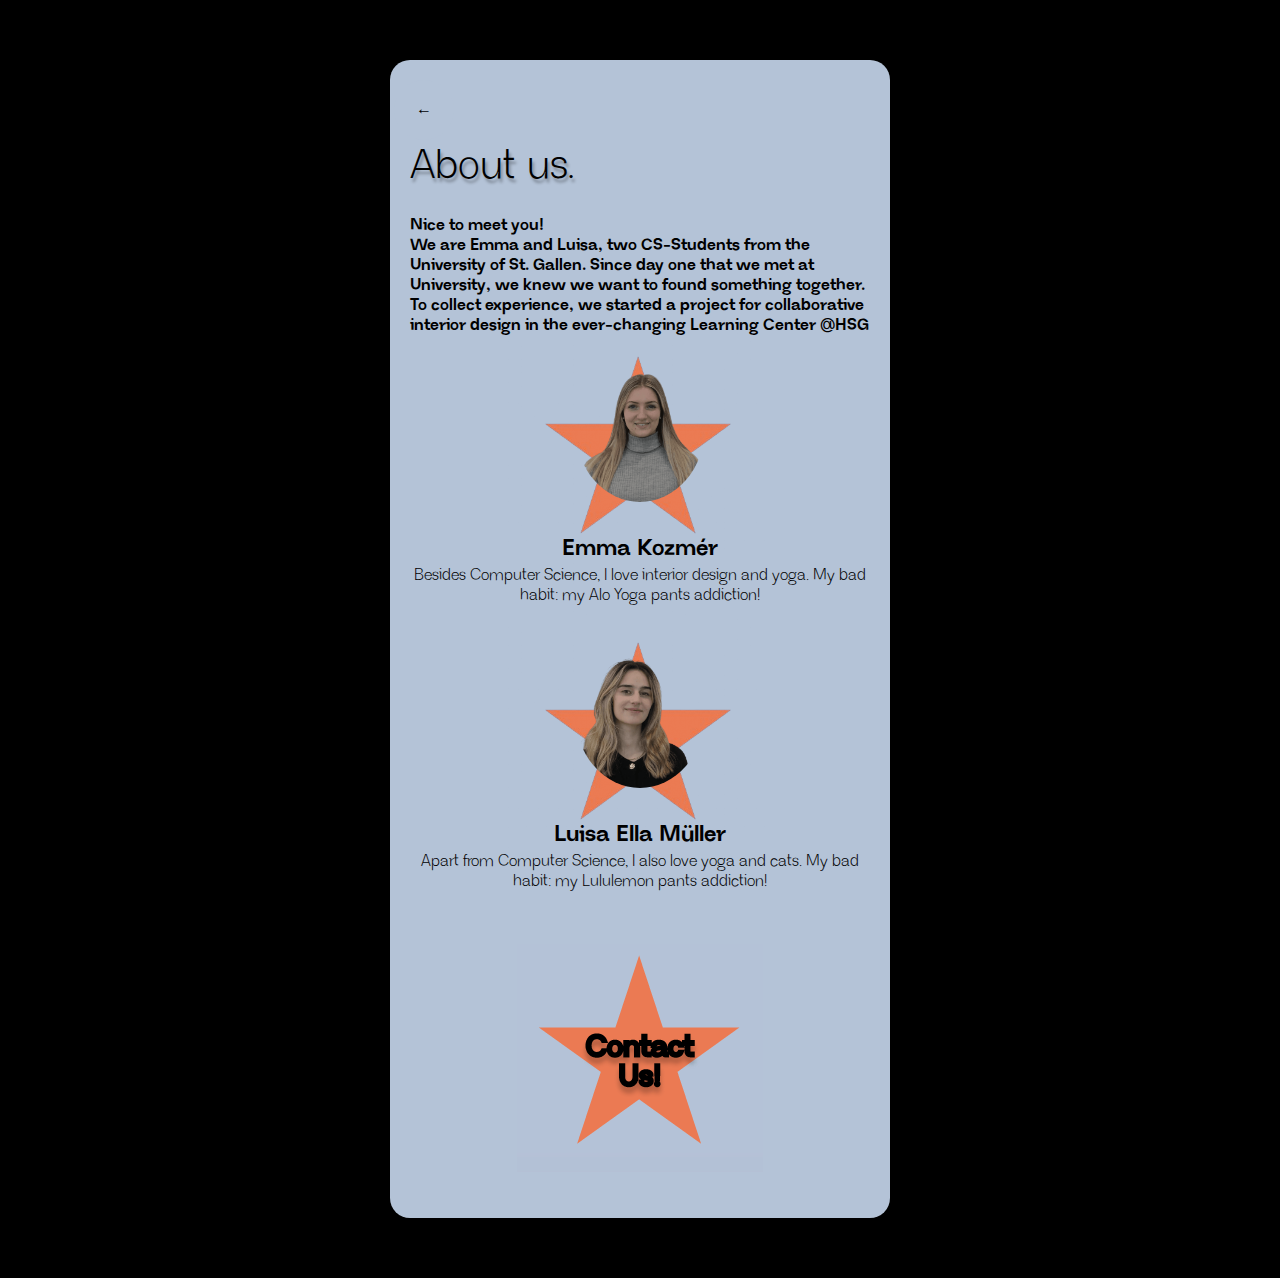
<file: about_us.html>
<!DOCTYPE html>
<html lang="en">
<head>
    <meta charset="UTF-8">
    <meta name="viewport" content="width=device-width, initial-scale=1.0">
    <title>About Us - My Square Space</title>
    <link rel="stylesheet" href="css/styles.css">
</head>
<body>
    <div class="about-us-container">
        <a href="index.html" class="back-button-about-us">&#8592;</a>
        <h1>About us.</h1>
        <p class="intro-text">
            <strong>Nice to meet you!</strong><br>
            We are Emma and Luisa, two CS-Students from the University of St. Gallen. Since day one that we met at University, we knew we want to found something together. To collect experience, we started a project for collaborative interior design in the ever-changing Learning Center @HSG
        </p>
        <div class="team-member">
            <img src="images/emma.png" alt="Emma Kozmér">
            <h2>Emma Kozmér</h2>
            <p>Besides Computer Science, I love interior design and yoga. My bad habit: my Alo Yoga pants addiction!</p>
        </div>
        <div class="team-member">
            <img src="images/luisa.png" alt="Luisa Ella Müller">
            <h2>Luisa Ella Müller</h2>
            <p>Apart from Computer Science, I also love yoga and cats. My bad habit: my Lululemon pants addiction!</p>
        </div>
        <a href="contact_us.html" class="contact-us-button">
            <img src="images/contact_us.png" alt="Contact Us">
        </a>
    </div>
    <script src="js/main.js"></script>
</body>
</html>
</file>
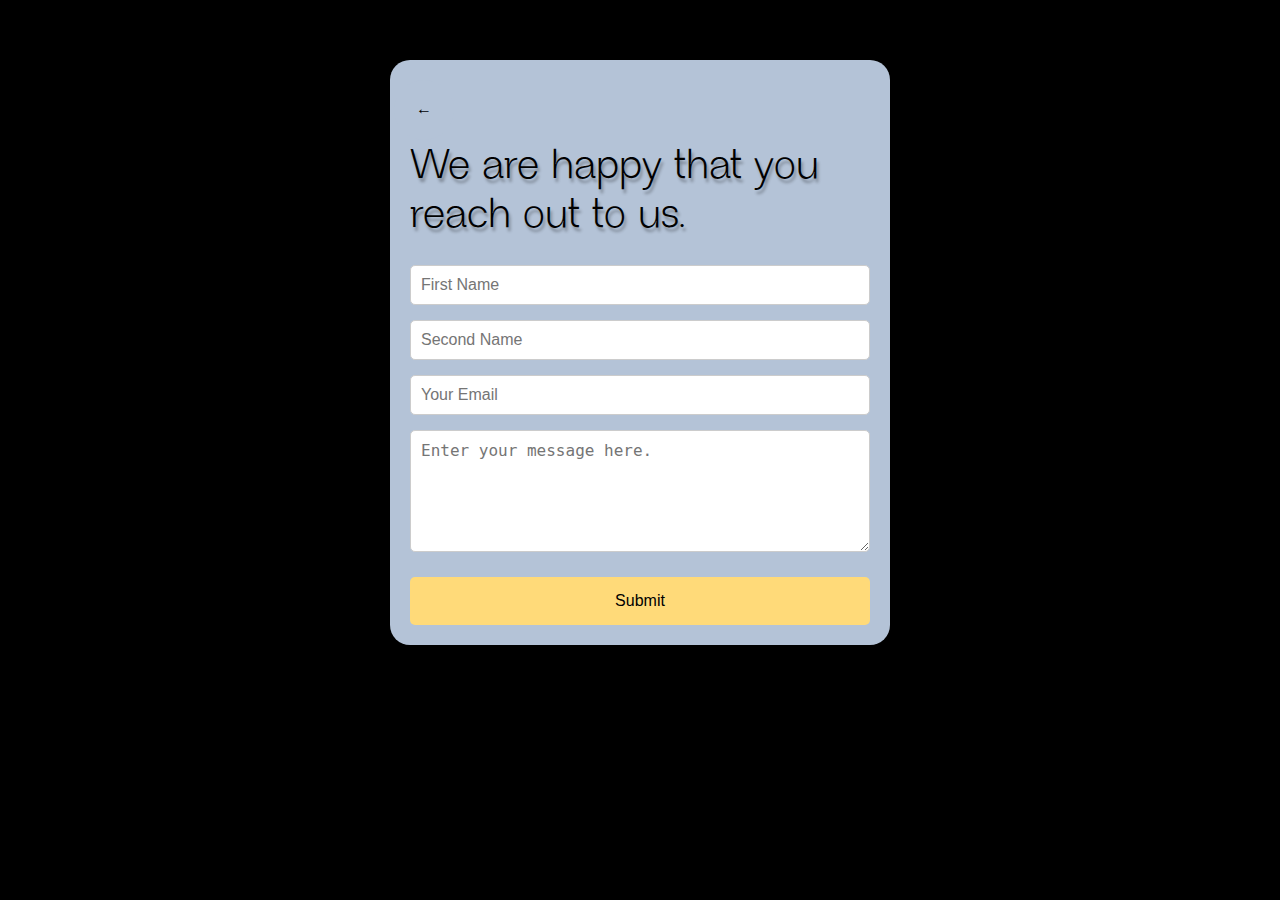
<file: contact_us.html>
<!DOCTYPE html>
<html lang="en">
<head>
    <meta charset="UTF-8">
    <meta name="viewport" content="width=device-width, initial-scale=1.0">
    <title>Contact Us - My Square Space</title>
    <link rel="stylesheet" href="css/styles.css">
</head>
<body>
    <div class="contact-us-container">
        <a href="about_us.html" class="back-button-about-us">&#8592;</a>
        <h1>We are happy that you reach out to us.</h1>
        <form id="contact-form" class="contact-form" action="https://formspree.io/f/xayragkw" method="post">
            <input type="text" id="first-name" name="first_name" placeholder="First Name">
            <input type="text" id="second-name" name="second_name" placeholder="Second Name">
            <input type="email" id="email" name="email" placeholder="Your Email">
            <textarea id="message" name="message" placeholder="Enter your message here."></textarea>
            <button type="submit" class="submit-button">Submit</button>
        </form>
    </div>
    <script src="js/main.js"></script>
    <script>
        document.getElementById("contact-form").addEventListener("submit", function(event) {
            event.preventDefault(); 
            var formData = new FormData(this);

            // Send the form data using AJAX
            var xhr = new XMLHttpRequest();
            xhr.open("POST", "https://formspree.io/f/xayragkw");
            xhr.setRequestHeader("Accept", "application/json");
            xhr.onreadystatechange = function() {
                if (xhr.readyState === XMLHttpRequest.DONE) {
                    if (xhr.status === 200) {
                        window.location.replace("index.html?success=true");
                    } else {
                        console.error('There was a problem with the form submission.');
                    }
                }
            };
            xhr.send(formData);
        });
    </script>
</body>
</html>
</file>
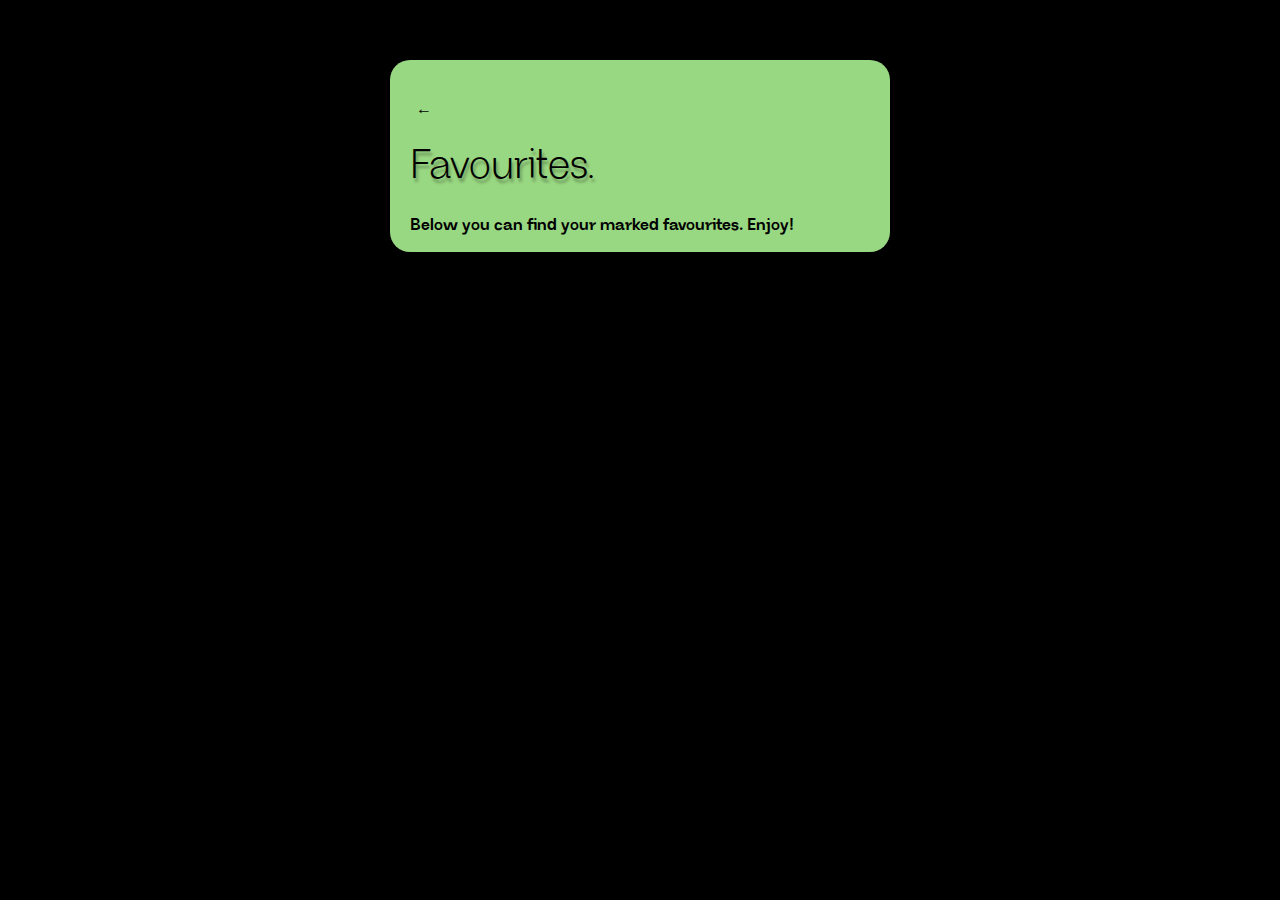
<file: favourites.html>
<!DOCTYPE html>
<html lang="en">
<head>
    <meta charset="UTF-8">
    <meta name="viewport" content="width=device-width, initial-scale=1.0">
    <title>Favourites - My Square Space</title>
    <link rel="stylesheet" href="css/styles.css">
</head>
<body>
    <div class="favourites-container">
        <a href="index.html" class="back-button-favourites">&#8592;</a>
        <h1>Favourites.</h1>
        <p class="intro-text">
            Below you can find your marked favourites. Enjoy!
        </p>
        <div class="gallery-container"></div>
    </div>
    <script src="js/main.js"></script>
    <script>
        document.addEventListener('DOMContentLoaded', function() {
            displayFavorites();
        });
        
        function displayFavorites() {
            var galleryContainer = document.querySelector('.gallery-container');
            var favorites = JSON.parse(localStorage.getItem('favorites')) || {};
            var localStorageImages = JSON.parse(localStorage.getItem('galleryImages')) || {};
        
            Object.keys(favorites).forEach(function(imageName) {
                if (favorites[imageName]) {
                    var imgSrc = localStorageImages[imageName] ? localStorageImages[imageName] : '/SquareSpaceAR/images/' + imageName;
                    var galleryItem = document.createElement('div');
                    galleryItem.className = 'gallery-item';
                    
                    var img = document.createElement('img');
                    img.src = imgSrc;
                    img.alt = imageName;
                    img.className = 'image';
        
                    var starIcon = document.createElement('div');
                    starIcon.className = 'star-icon favorited';
                    starIcon.innerHTML = '&#9733;';
                    starIcon.onclick = function(event) {
                        toggleFavorite(event, imageName);
                        if (!starIcon.classList.contains('favorited')) {
                            galleryItem.parentNode.removeChild(galleryItem);
                        }
                    };
        
                    galleryItem.appendChild(img);
                    galleryItem.appendChild(starIcon);
                    galleryContainer.appendChild(galleryItem);
                }
            });
        }
        
        function toggleFavorite(event, imageName) {
            event.stopPropagation();
            var star = event.target;
            var favorites = JSON.parse(localStorage.getItem('favorites')) || {};
        
            if (favorites[imageName]) {
                star.classList.remove('favorited');
                delete favorites[imageName];
            } else {
                star.classList.add('favorited');
                favorites[imageName] = true;
            }
        
            localStorage.setItem('favorites', JSON.stringify(favorites));
            star.innerHTML = star.classList.contains('favorited') ? '&#9733;' : '&#9734;';
        }
        </script>
</body>
</html>
</file>
<file: css/styles.css>
@font-face {
    font-family: 'Neue Regrade';
    src: url('../fonts/Neue Regrade Regular.otf') format('opentype');
    font-weight: normal;
    font-style: normal;
}

@font-face {
    font-family: 'Neue Regrade';
    src: url('../fonts/Neue Regrade Bold.otf') format('opentype'); 
    font-weight: bold;
    font-style: normal;
}

@font-face {
    font-family: 'Neue Regrade';
    src: url('../fonts/Neue Regrade Italic.otf') format('opentype'); 
    font-weight: normal;
    font-style: italic; 
}

/* Reset some basic elements */
body, h1, div {
    margin: 0;
    padding: 0;
    box-sizing: border-box;
}

/* Basic body styling */
body {
    font-family: 'Neue Regrade', sans-serif;
    background-color: #000;
    color: white;
    text-align: center;
    align-items: center;
    min-height: 100vh; 
    padding: 50px 0;
}

/* Container for boxes */
.container {
    display: flex; 
    flex-direction: column; 
    justify-content: center; 
    align-items: center; 
    width: 90%;
    max-width: 400px;
    margin: 0 auto; 
}

/* Container for the header content */
.header-content {
    display: flex; 
    justify-content: center; 
    align-items: center; 
    text-align: left; 
    width: 100%; 
    max-width: 50%;
}

h1 {
    font-size: 2.6em;
    font-weight: normal;
    text-shadow: 2px 4px 3px rgba(0, 0, 0, 0.3);
    margin-right: 10px;
    text-align: left; 
}

.logo {
    order: 2;
    height: 80px;
    width: 100px;
    max-width: auto;
    margin-top: 60px;
}


.intro-text {
    text-align: left;
    margin-top: 0;
    font-weight: bold;
}

.button {
    display: flex;
    justify-content: center;
    align-items: center;
    text-align: center;
    font-weight: bold;
    cursor: pointer;
    color: black; 
    transition: background-color 0.3s ease;
    margin: 10px 0;
    padding: 20px;
    border-radius: 20px;
    width: 100%; 
    max-width: 300px;
}

.button:hover {
    background-color: #fafafa37; 
}

/* Basic box styling */
.box {
    border-radius: 12px;
    padding: 1em;
    margin-bottom: 1em;
    cursor: pointer;
    -webkit-tap-highlight-color: transparent; 
}

/* Large box styles */
.large-box {
    background-color: #eb7a53;
    font: italic bold 24px 'Neue Regrade', sans-serif;
    display: flex;
    flex-direction: column; 
    align-items: flex-start; 
    justify-content: center;
    margin: 0 auto; 
    margin-top: 10px;
    max-width: 70%;
    width: 70%;
    height: 110px; 
    padding: 10px;
}

.yellow-box, .green-box {
    font: normal 18px 'Neue Regrade', sans-serif;
    display: flex;
    flex-direction: column;
    align-items: flex-start;
    justify-content: flex-start;
    width: calc(50% - 5px);
    max-width: calc(50% - 5px);
    height: 110px;
    padding: 10px;
    margin-right: 10px; 
    margin-left: 0;
    box-sizing: border-box; 
    background-color: #ffda79; 
}

.yellow-box {
    background-color: #ffda79;
    margin-right: 0;
}

.green-box {
    background-color: #99d882;
    margin-right: 0;
}

.blue-box {
    font: normal 18px 'Neue Regrade', sans-serif;
    display: flex;
    flex-direction: column;
    align-items: flex-start;
    justify-content: flex-start;
    background-color: #b4c3d7; 
    width: calc(50% - 5px); 
    height: 110px; 
    padding: 10px; 
    box-sizing: border-box;
    margin: 0px;
}

.row {
    display: flex;
    flex-wrap: wrap; 
    gap: 10px; 
    justify-content: flex-start; 
    width: 70%; 
    margin: 0 auto; 
}


/* ------ about-us ------- */
.about-us-container {
    position: relative;
    background-color: #b4c3d7;
    color: #000;
    border-radius: 20px;
    padding: 20px; 
    margin: 10px auto;
    max-width: 500px; 
    box-shadow: 0px 0px 10px rgba(0, 0, 0, 0.1); 
    z-index: 1;
}

.about-us-container h1 {
    font-size: 2.6em; 
    font-weight: normal; 
    margin-bottom: 0.6em; 
    margin-top: 1.5em;
    text-align: left; 
}

/* Team member style adjustments for full-width layout */
.team-member img {
    display: block; 
    margin: 0 auto;
    width: 130px;
    height: 150px; 
    border-radius: 50%; 
    object-fit: cover; 
    position: relative; 
    z-index: 1; 
}

/* Adjust the layout of the team member to stack vertically */
.team-member {
    position: relative;
    text-align: center;
    margin-bottom: 2em;
}

.team-member::before {
    content: '';
    position: absolute;
    top: 40%;
    left: 50%;
    width: 230px; 
    height: 230px; 
    background-image: url('../images/star.png'); 
    background-size: contain;
    background-repeat: no-repeat;
    background-position: center;
    transform: translate(-50%, -50%) scale(1.2);
    z-index: -1;
}

.team-member h2 {
    font-size: 1.4em; 
    margin: 1.5em 0 0.2em; 
}

.team-member p {
    font-size: 1em; 
    margin: 0 0 1em; 
}

.back-button-about-us {
    display: flex;
    align-items: center;
    justify-content: center;
    position: absolute; 
    top: 20px;
    left: 4px;
    padding: 10px;
    background-color: #b4c3d7; 
    color: #000000;
    border-radius: 50%; 
    width: 40px; 
    height: 40px;
    font-size: 16px;
    text-decoration: none;
    cursor: pointer;
    transition: background-color 0.3s; 
    z-index: 2; 
}

.back-button:hover {
    background-color: #b4c3d7; 
}


/* ------ contact-us ------- */
.contact-us-button {
    display: inline-block;
    cursor: pointer; 
    text-align: center; 
    margin: 20px;
}

.contact-us-button img {
    display: block; 
    width: auto;
    height: auto; 
    transition: transform 0.3s ease;
}

.contact-us-button:hover img {
    transform: scale(0.95); 
}

.contact-us-container {
    position: relative;
    background-color: #b4c3d7;
    border-radius: 20px; 
    padding: 20px; 
    margin: 10px auto;
    max-width: 500px; 
    box-shadow: 0px 0px 10px rgba(0, 0, 0, 0.1); 
    z-index: 1;
}

.contact-us-container h1 {
    font-size: 2.6em;
    font-weight: normal;
    margin-bottom: 0.6em;
    margin-top: 1.5em;
    color: #000; 
    text-shadow: 2px 4px 3px rgba(0, 0, 0, 0.3);
    text-align: left;
}

.contact-form {
    display: flex;
    flex-direction: column;
}

.contact-form input,
.contact-form textarea {
    font-size: 16px;
    padding: 10px;
    margin-bottom: 15px; 
    border: 1px solid #ccc; 
    border-radius: 5px; 
    outline: none;
}

.contact-form textarea {
    height: 100px; 
    resize: vertical; 
}

.contact-form .submit-button {
    padding: 15px;
    background-color: #ffda79; 
    border: none;
    border-radius: 5px; 
    font-size: 16px;
    color: #000;
    cursor: pointer;
    transition: background-color 0.2s;
    margin-top: 10px; 
}

.contact-form .submit-button:hover {
    background-color: #e0c946;
}

.notification {
    position: fixed;
    top: 20px;
    left: 50%;
    transform: translateX(-50%);
    background-color: #4CAF50;
    color: white;
    padding: 15px 20px;
    border-radius: 5px;
    box-shadow: 0px 0px 10px rgba(0, 0, 0, 0.3);
    z-index: 9999;
}

/* Responsive Design Adjustments */
@media (max-width: 600px) {

    .about-us-container {
        padding: 10px; 
    }
    
    .team-member img {
        width: 120px; 
        height: 120px;
    }
    
    .team-member:before {
        width: 200px; 
        height: 200px;
    }

    .logo {
        order: 2;
        height: 80px;
        width: 100px;
        max-width: auto;
        margin-top: 60px;
    }

    .yellow-box, .green-box {
        width: 50%; 
        margin-right: 0; 
    }
}

/* ------ favourites ------- */
.favourites-container {
    position: relative;
    background-color: #99d882; 
    color: #000; 
    border-radius: 20px; 
    padding: 20px; 
    margin: 10px auto; 
    max-width: 500px; 
    box-shadow: 0px 0px 10px rgba(0, 0, 0, 0.1); 
    z-index: 1;
}

.favourites-container h1 {
    font-size: 2.6em;
    font-weight: normal; 
    margin-bottom: 0.6em;
    margin-top: 1.5em; 
    text-align: left;
}

.back-button-favourites {
    display: flex;
    align-items: center;
    justify-content: center;
    position: absolute; 
    top: 20px; 
    left: 4px;
    padding: 10px;
    background-color: #99d882; 
    color: #000000; 
    border-radius: 50%; 
    width: 40px; 
    height: 40px; 
    font-size: 16px; 
    text-decoration: none;
    cursor: pointer; 
    transition: background-color 0.3s;
    z-index: 2; 
}


/* ------ inspirations ------- */
.inspirations-container {
    position: relative;
    background-color: #ffda79; 
    color: #000; 
    border-radius: 20px; 
    padding: 20px; 
    margin: 10px auto; 
    max-width: 500px;
    box-shadow: 0px 0px 10px rgba(0, 0, 0, 0.1); 
    z-index: 1;
    overflow: hidden; 
}

.inspirations-container h1 {
    font-size: 2.6em; 
    font-weight: normal; 
    margin-bottom: 0.6em; 
    margin-top: 1.5em; 
    text-align: left; 
}

.back-button-inspirations {
    display: flex;
    align-items: center;
    justify-content: center;
    position: absolute; 
    top: 20px; 
    left: 4px;
    padding: 10px;
    background-color: #ffda79; 
    color: #000000; 
    border-radius: 50%;
    width: 40px;
    height: 40px; 
    font-size: 16px; 
    text-decoration: none;
    cursor: pointer;
    transition: background-color 0.3s; 
    z-index: 2; 
}

.gallery-container {
    display: flex;
    flex-wrap: wrap;
    justify-content: flex-start; 
    gap: 10px;
    margin: -10px; 
}
  
.gallery-item {
    position: relative;
    width: calc(33.333% - 10px);
    margin-bottom: 10px;
    border: 1px solid #000;
    border-radius: 12px;
    overflow: hidden;
    display: flex;
    justify-content: center;
    align-items: center;
    box-shadow: 0 4px 8px rgba(0,0,0,0.1);
    background: #fff;
}

.image {
    width: 100%;
    height: 200px; 
    border-radius: 12px;
    object-fit: cover;
    display: block;
}
  
.gallery-item:hover {
    transform: scale(1.03); 
    box-shadow: 0 6px 12px rgba(0,0,0,0.2); 
}

.star {
    position: absolute;
    bottom: 10px;
    right: 10px;
    font-size: 30px; 
    color: #794d4d; 
    cursor: pointer;
    z-index: 10;
}
  
.star-icon {
    position: absolute;
    bottom: 8px;
    right: 8px;
    font-size: 24px; 
    color: #05050593; 
    cursor: pointer;
    z-index: 2;
    user-select: none; 
}

.star:hover {
    color: #ffd700; 
}

.star-icon.favorited {
    color: #ffbf00; 
}

/* The Modal (background) */
.modal {
    display: none; 
    position: fixed; 
    z-index: 9999;
    padding-top: 100px; 
    left: 0;
    top: 0;
    width: 100%; 
    height: 100%; 
    overflow: auto; 
    background-color: rgb(0,0,0); 
    background-color: rgba(0,0,0,0.9); 
  }
  
/* Modal Content (image) */
.modal-content {
    margin: auto;
    display: block;
    width: 80%;
    max-width: 700px;
}

/* The Close Button */
.close {
    position: absolute;
    top: 50px;
    right: 35px;
    color: #fff;
    font-size: 40px;
    font-weight: bold;
    cursor: pointer;
}
  
/* Add Animation - Zoom in the Modal */
.modal-content {
-webkit-animation-name: zoom;
-webkit-animation-duration: 0.6s;
    animation-name: zoom;
    animation-duration: 0.6s;
}

.filter-bar {
    display: flex;
    overflow-x: auto;
    margin-bottom: 20px;
    gap: 5px;
}

.filter-bar button {
    flex: 0 0 auto; 
    padding: 10px;
    margin-right: 5px;
    border: 1px solid #ccc;
    background: #F5AA66;
    border-radius: 20px;
    cursor: pointer; 
    outline: none; 
    transition: background-color 0.3s; 
}
  
.filter-bar button:hover,
.filter-bar button.active { 
    background-color: #EB7A53;
}

.filter-bar button:not(:hover):not(.active) {
    background-color: #F5AA66; 
}
  
.upload-bar {
    display: flex;
    justify-content: flex-start; 
    margin-bottom: 10px; 
    gap: 5px; 
}

.upload-button {
    flex: 0 0 auto; 
    padding: 10px;
    border: 1px solid #ccc;
    background: #F5AA66; 
    border-radius: 20px;
    cursor: pointer;
    outline: none;
    transition: background-color 0.3s;
}

.upload-button:hover {
    background-color: #EB7A53; 
}

  
  @-webkit-keyframes zoom {
    from {-webkit-transform:scale(0)} 
    to {-webkit-transform:scale(1)}
  }
  
  @keyframes zoom {
    from {transform:scale(0)} 
    to {transform:scale(1)}
  }
  
  
  /* Responsive adjustments for smaller screens */
  @media (max-width: 600px) {
    .gallery-item {
        width: calc(50% - 10px); 
        max-height: 150px; 
    }
}
   

/* ------ creative mode ------- */
.creative-mode-container {
    position: relative;
    background-color: #eb7a53; 
    color: #000; 
    border-radius: 20px; 
    padding: 20px; 
    margin: 10px auto; 
    max-width: 500px; 
    box-shadow: 0px 0px 10px rgba(0, 0, 0, 0.1); 
    z-index: 1;
}

.creative-mode-container h1 {
    font-size: 2.6em; 
    font-weight: normal; 
    margin-bottom: 0.6em; 
    margin-top: 1.5em; 
    text-align: left; 
}

.back-button-creative-mode {
    display: flex;
    align-items: center;
    justify-content: center;
    position: absolute; 
    top: 20px; 
    left: 4px;
    padding: 10px;
    background-color: #eb7a53; 
    color: #000000; 
    border-radius: 50%; 
    width: 40px;
    height: 40px; 
    font-size: 16px;
    text-decoration: none;
    cursor: pointer; 
    transition: background-color 0.3s; 
    z-index: 2; 
}

.thumbnails-container {
    display: flex;
    justify-content: space-around; 
    align-items: center; 
    flex-wrap: wrap; 
    margin: 20px 0; 
}

.model-link {
    flex: 1; 
    max-width: 120px;
    margin: 5px; 
    text-align: center; 
    box-sizing: border-box; 
}

.model-option {
    width: 100px; 
    height: 100px; 
    object-fit: contain; 
}


.emmibutton {
    padding: 15px;
    background-color: #ffda79; 
    border: none;
    border-radius: 5px; 
    font-size: 16px; 
    color: #000; 
    cursor: pointer; 
    transition: background-color 0.2s; 
    margin-top: 10px; 
}

.emmibutton:hover {
    background-color: #e6c065; 
}

/* ------ 3D models ------- */
.model-option img {
    width: 100px; 
    cursor: pointer; 
}
#imageContainer {
    position: relative; 
}
.draggable-model {
    position: absolute; 
    width: 100px;
    cursor: move; 
}

#buddha, #table, #armchair {
    width: 120px;
    height: auto;
}
</file>
